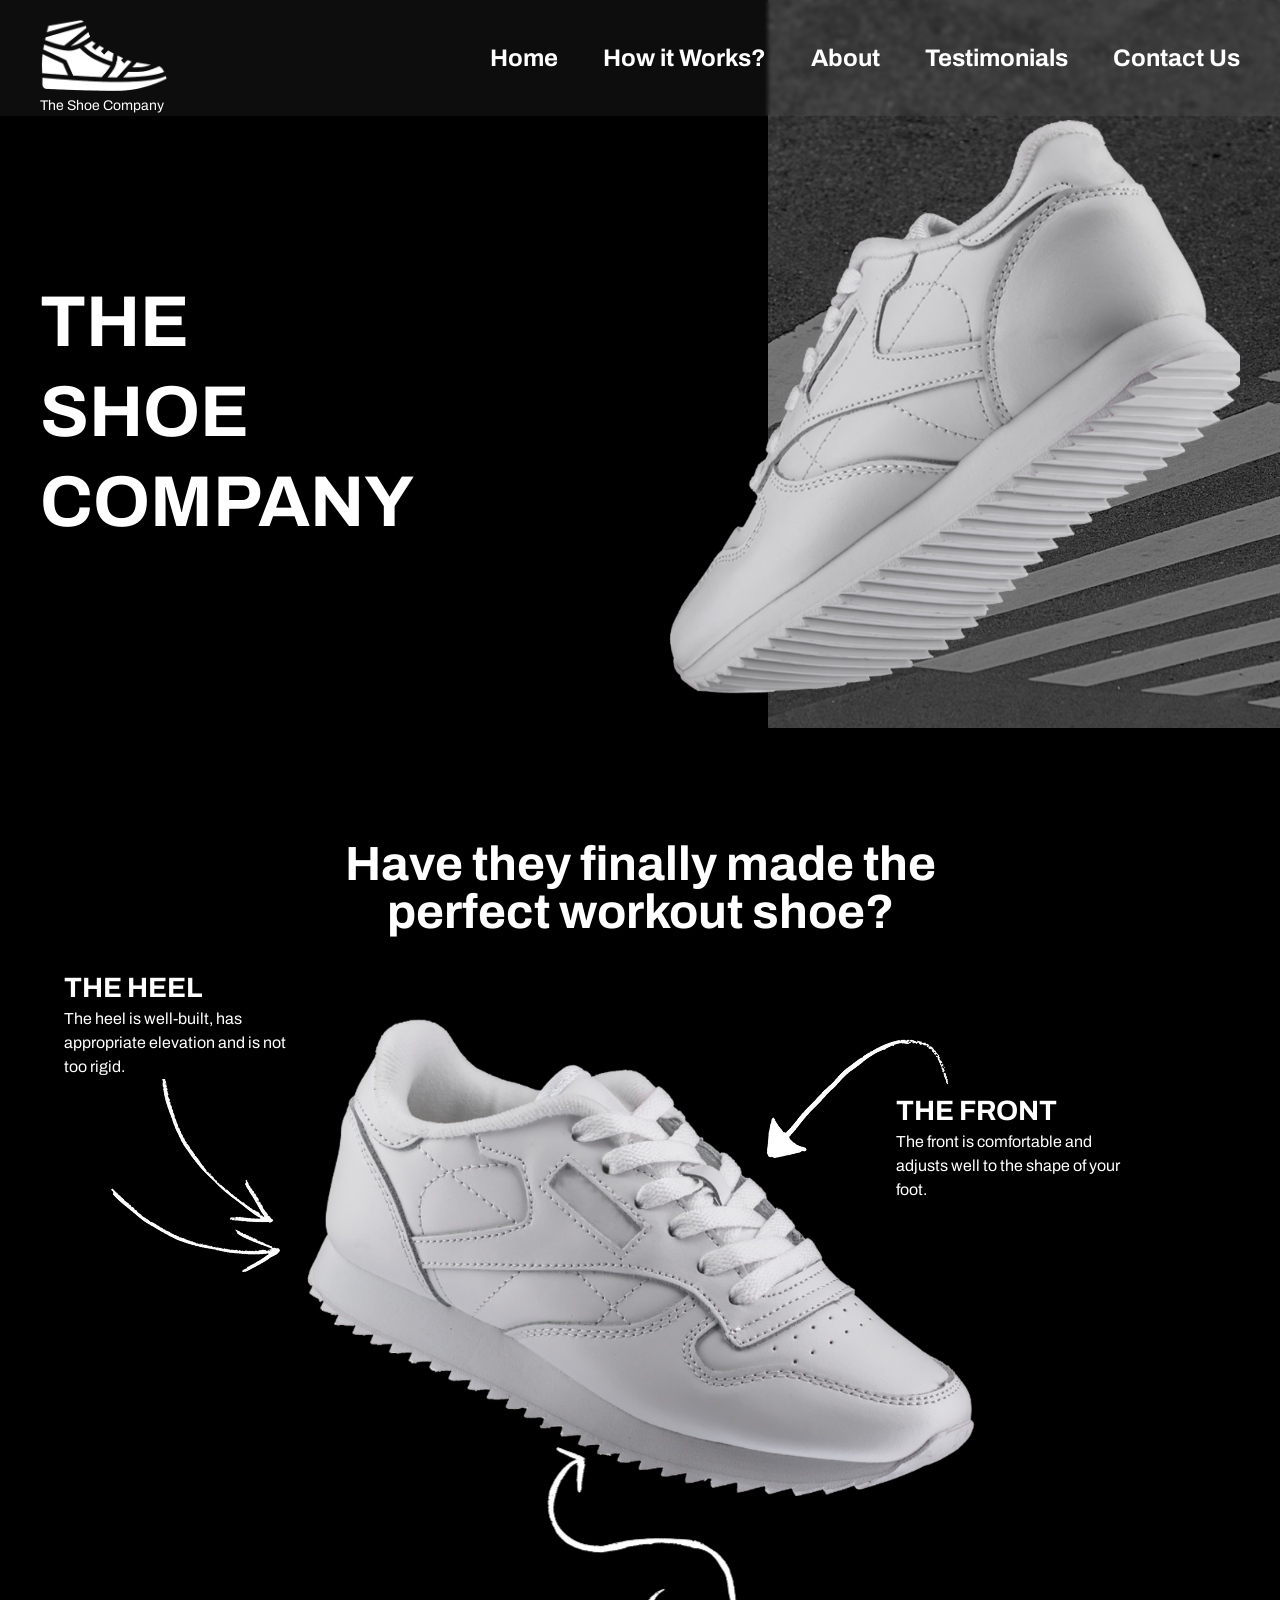
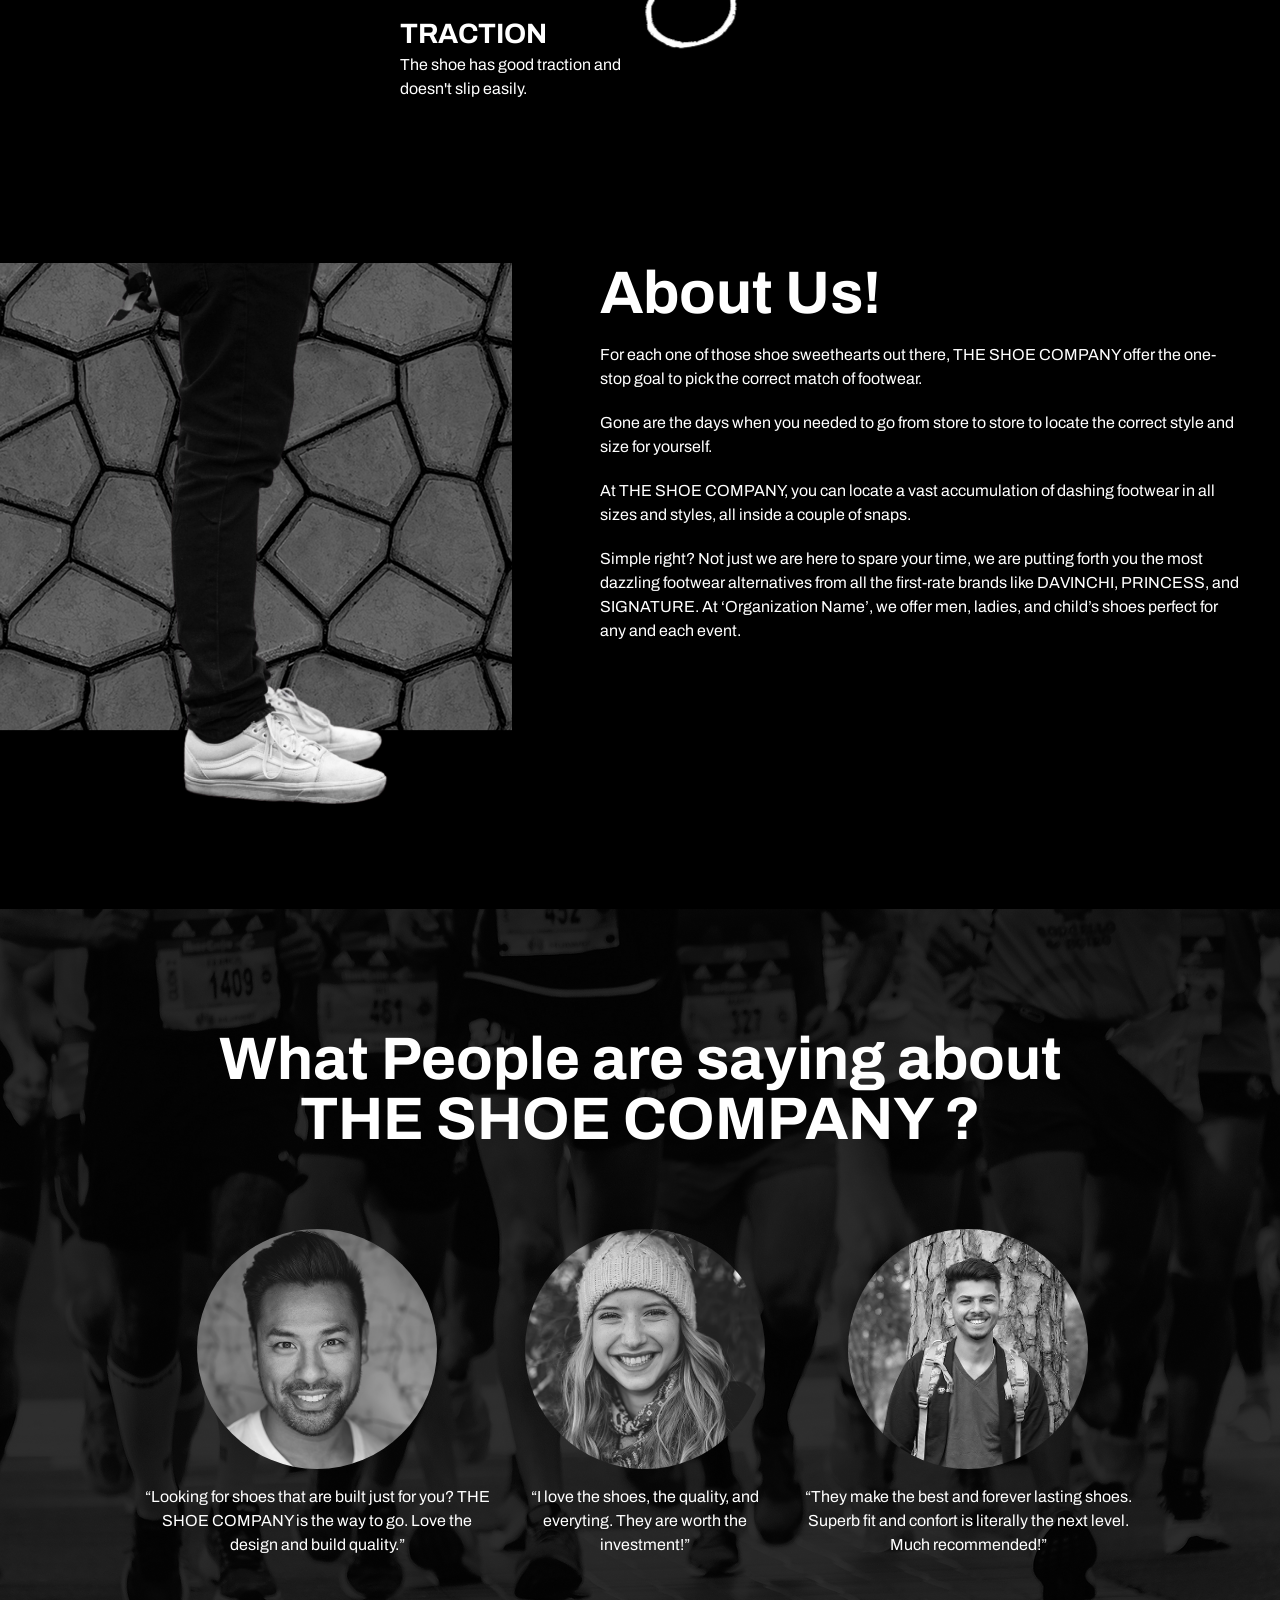
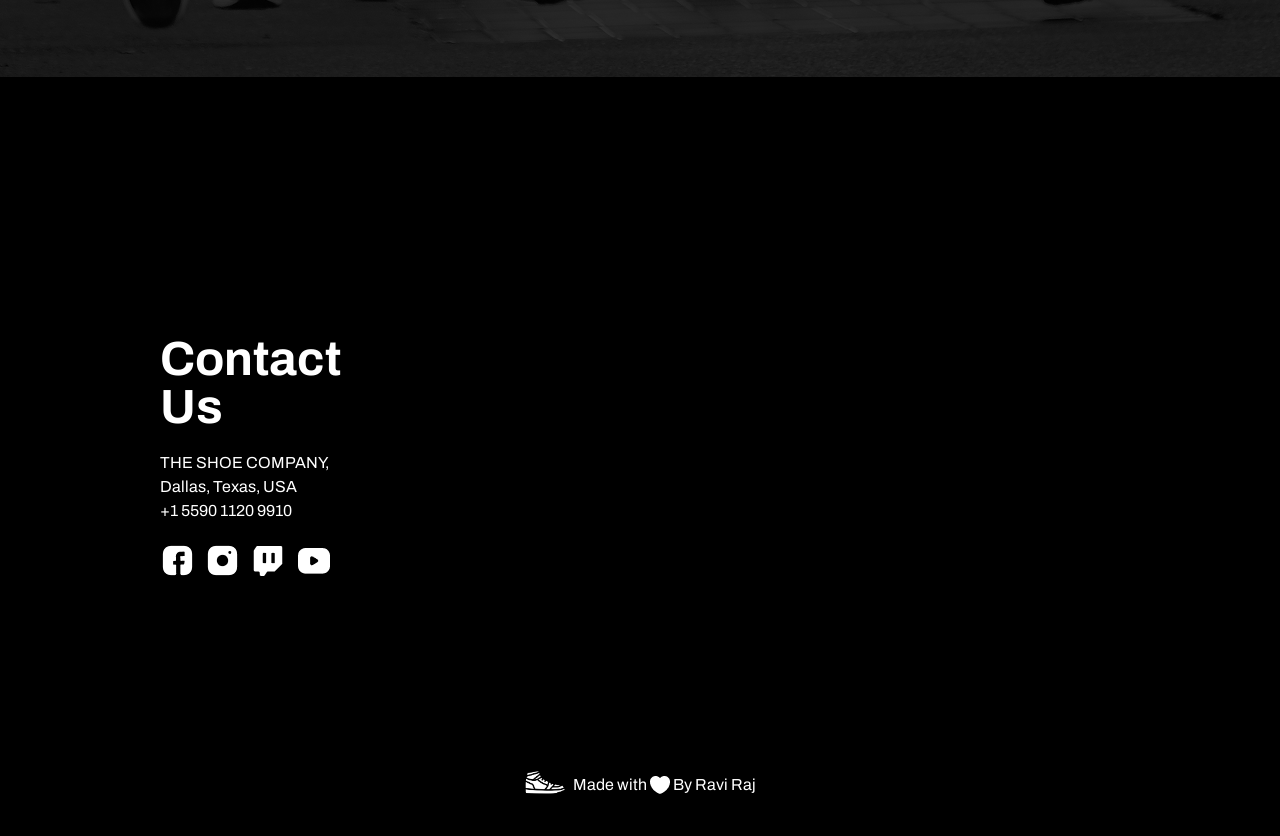
<file: index.html>
<!doctype html>
<html lang="en" class="scroll-smooth">
  <head>
    <meta charset="UTF-8" />
    <meta name="viewport" content="width=device-width, initial-scale=1.0" />
    <title>The Show Company</title>
    <link rel="preconnect" href="https://fonts.googleapis.com" />
    <link rel="preconnect" href="https://fonts.gstatic.com" crossorigin />
    <link
      href="https://fonts.googleapis.com/css2?family=Archivo:wght@100..900&display=swap"
      rel="stylesheet"
    />
    <link href="/output.css" rel="stylesheet" />
    <script src="script.js" defer></script>
  </head>
  <body class="bg-black text-white font-archivo">
    <div
      id="menu-overlay"
      class="fixed inset-0 bg-black/50 z-95 hidden md:hidden transition-opacity duration-300"
    ></div>
    <header
      class="bg-white/5 backdrop-blur-[2px] px-5 md:px-10 w-full max-w-380 left-1/2 -translate-x-1/2 flex items-center justify-between fixed z-100"
    >
      <a href="#">
        <img
          class="w-28 lg:w-32"
          src="/assets/shoe-company-logo 1.png"
          alt="shoe-logo"
        />
        <p class="text-xs -mt-6 text-white w-max lg:text-sm lg:-mt-7">
          The Shoe Company
        </p>
      </a>
      <nav
        id="nav-bar"
        class="absolute z-110 top-2 right-3 md:static bg-[rgba(217,217,217,0.4)] rounded-sm pt-1.5 pb-20 pl-4 pr-8 md:p-0 hidden flex-col gap-1.5 md:bg-transparent md:space-x-4 font-bold md:block text-xl lg:text-2xl lg:space-x-10"
      >
        <button id="back-btn" class="cursor-pointer md:hidden w-max ml-auto">
          <img src="/assets/arrowright.png" alt="back-button" />
        </button>
        <a href="#hero">Home</a>
        <a href="#how-it-works">How it Works?</a>
        <a href="#about">About</a>
        <a href="#testimonials">Testimonials</a>
        <a href="#contact">Contact Us</a>
      </nav>
      <button id="menu-btn" class="cursor-pointer md:hidden p-1">
        <img
          class="cursor-pointer"
          src="/assets/hamburger-icon.png"
          alt="hamburger-icon"
        />
      </button>
    </header>
    <section
      id="hero"
      class="bg-[url(/assets/road.png),url(/assets/background-road-share-1.png)] bg-position-[top,bottom] bg-size-[auto_50%,100%_auto] md:bg-[url(/assets/background-road-share-1.png)] md:bg-contain bg-no-repeat md:bg-right pb-36 md:pb-6 px-5 md:px-10 max-w-380 mx-auto relative z-0"
    >
      <div
        class="flex flex-col pt-30 md:flex-row md:gap-9 max-w-300 mx-auto justify-between md:items-center"
      >
        <h1
          class="font-bold text-4xl/tight md:text-6xl/tight lg:text-7xl/tight"
        >
          THE <br />SHOE <br />COMPANY
        </h1>
        <div class="max-w-xl">
          <img
            class="w-full"
            src="/assets/white-shoe-hero.png"
            alt="white-shoe-image"
          />
        </div>
      </div>
    </section>
    <section
      id="how-it-works"
      class="pt-28 pb-32 md:px-10 max-w-380 mx-auto relative z-0"
    >
      <h2
        class="font-bold text-3xl md:text-5xl max-w-100 md:max-w-150 mx-auto text-center"
      >
        Have they finally made the perfect workout shoe?
      </h2>
      <!-- <div class="max-w-xl xl:max-w-2xl mx-auto pt-60 xl:pt-0 xl:mt-8 relative">
        <img class="w-full max-w-xl xl:max-w-2xl pt-8 rotate-6 xl:rotate-none" src="/assets/white-shoe-how-it-works.png" alt="white-show-image">
        <div class="max-w-50 xl:max-w-60 absolute top-18 xl:top-0 -translate-x-1/4 xl:-translate-x-full">
          <h3 class="text-xl md:text-[28px] font-bold">THE HEEL</h3>
          <p class="text-xs md:text-base">The heel is well-built, has appropriate elevation and is not too rigid.</p>
          <img class="w-32 md:w-auto -ml-6 xl:ml-auto rotate-53 xl:rotate-none" src="/assets/arrow-1.png" alt="arrow-1">
        </div>
        <div class="max-w-50 xl:max-w-60 absolute top-1/5 right-1/20 md:-right-1/10 xl:right-20 xl:translate-x-full">
          <img class="w-32 md:w-auto absolute top-32 xl:-top-14 -right-24 xl:right-0 -translate-x-full rotate-125 xl:rotate-0" src="/assets/arrow-2.png" alt="arrow-2">
          <h3 class="text-xl md:text-[28px] font-bold">THE FRONT</h3>
          <p class="text-xs md:text-base">The front is comfortable and adjusts well to the shape of your foot.</p>
        </div>
        <div class="max-w-50  xl:max-w-60 absolute xl:translate-0 right-1/2 top-[110%] md:-bottom-8">
          <h3 class="text-xl md:text-[28px] font-bold">TRACTION</h3>
          <p class="text-xs md:text-base">The shoe has good traction and doesn't slip easily.</p>
          <img class="w-32 md:w-auto absolute -translate-y-[120%] translate-x-3/5" src="/assets/arrow-3.png" alt="arrow-3">
        </div>
      </div> -->
      <div
        class="max-w-4/5 md:max-w-xl xl:max-w-2xl mx-auto pt-60 xl:pt-0 xl:mt-8 relative"
      >
        <img
          class="w-full max-w-xl xl:max-w-2xl pt-8 rotate-6 xl:rotate-none"
          src="/assets/white-shoe-how-it-works.png"
          alt="white-show-image"
        />
        <div
          class="w-2/5 max-w-50 xl:max-w-60 absolute top-2/10 md:top-18 xl:top-0 -left-1/20 md:left-0 md:-translate-x-1/4 xl:-translate-x-full"
        >
          <h3 class="text-xl md:text-[28px] font-bold">THE HEEL</h3>
          <p class="text-xs md:text-base">
            The heel is well-built, has appropriate elevation and is not too
            rigid.
          </p>
          <img
            class="w-32 md:w-auto -ml-6 xl:ml-auto rotate-53 xl:rotate-none"
            src="/assets/arrow-1.png"
            alt="arrow-1"
          />
        </div>
        <div
          class="w-2/5 max-w-50 xl:max-w-60 absolute top-1/5 right-0 md:-right-1/10 xl:right-20 xl:translate-x-full"
        >
          <img
            class="w-32 md:w-auto absolute top-32 xl:-top-14 -right-24 xl:right-0 -translate-x-full rotate-125 xl:rotate-0"
            src="/assets/arrow-2.png"
            alt="arrow-2"
          />
          <h3 class="text-xl md:text-[28px] font-bold">THE FRONT</h3>
          <p class="text-xs md:text-base">
            The front is comfortable and adjusts well to the shape of your foot.
          </p>
        </div>
        <div
          class="max-w-50 xl:max-w-60 absolute xl:translate-0 right-1/2 top-21/20 md:-bottom-8"
        >
          <h3 class="text-xl md:text-[28px] font-bold">TRACTION</h3>
          <p class="text-xs md:text-base">
            The shoe has good traction and doesn't slip easily.
          </p>
          <img
            class="w-32 md:w-auto absolute -translate-y-[120%] translate-x-3/5"
            src="/assets/arrow-3.png"
            alt="arrow-3"
          />
        </div>
      </div>
    </section>
    <section
      id="about"
      class="pt-24 md:pt-38 flex flex-col md:flex-row md:gap-12 max-w-380 mx-auto pb-20"
    >
      <h2 class="block md:hidden text-6xl font-bold text-center mb-6 md:mb-10">
        About Us!
      </h2>
      <div
        class="w-9/10 mx-auto md:mx-0 md:w-2/5 bg-[url(/assets/about-us-background.png)] bg-no-repeat shrink-0"
      >
        <img
          class="w-full max-w-85 mx-auto"
          src="/assets/about-shoe-company.png"
          alt="men's lower body"
        />
      </div>
      <div class="space-y-5 max-w-2xl mx-auto px-4">
        <h2 class="hidden md:block text-6xl font-bold">About Us!</h2>
        <p>
          For each one of those shoe sweethearts out there, THE SHOE COMPANY
          offer the one-stop goal to pick the correct match of footwear.
        </p>
        <p>
          Gone are the days when you needed to go from store to store to locate
          the correct style and size for yourself.
        </p>
        <p>
          At THE SHOE COMPANY, you can locate a vast accumulation of dashing
          footwear in all sizes and styles, all inside a couple of snaps.
        </p>
        <p>
          Simple right? Not just we are here to spare your time, we are putting
          forth you the most dazzling footwear alternatives from all the
          first-rate brands like DAVINCHI, PRINCESS, and SIGNATURE. At
          ‘Organization Name’, we offer men, ladies, and child’s shoes perfect
          for any and each event.
        </p>
      </div>
    </section>
    <section
      id="testimonials"
      class="bg-[url(/assets/miguel-a-amutio-QDv-uBc-poY-unsplash.png)] max-w-380 mx-auto px-4 py-8 md:py-30"
    >
      <h2
        class="font-bold text-3xl md:text-5xl lg:text-6xl text-center max-w-4xl mx-auto"
      >
        What People are saying about THE SHOE COMPANY ?
      </h2>
      <div
        class="mt-10 md:mt-20 flex flex-col md:flex-row gap-8 items-center md:items-start md:justify-between max-w-9/10 lg:max-w-4/5 mx-auto text-[14px] lg:text-base text-center"
      >
        <div
          class="max-w-90 transform transition-transform duration-300 hover:scale-110 space-y-4"
        >
          <div
            class="w-50 h-50 lg:w-60 lg:h-60 mx-auto rounded-full overflow-hidden"
          >
            <img
              src="/assets/joseph-gonzalez-iFgRcqHznqg-unsplash.png"
              alt="philipp-lansing"
            />
          </div>
          <p>
            “Looking for shoes that are built just for you? THE SHOE COMPANY is
            the way to go. Love the design and build quality.”
          </p>
        </div>
        <div
          class="max-w-90 transform transition-transform duration-300 hover:scale-110 space-y-4"
        >
          <div
            class="w-50 h-50 lg:w-60 lg:h-60 mx-auto rounded-full overflow-hidden"
          >
            <img
              class="scale-115"
              src="/assets/philipp-lansing-aFLksKSpV4I-unsplash.png"
              alt="philipp-lansing"
            />
          </div>
          <p>
            “I love the shoes, the quality, and everyting. They are worth the
            investment!”
          </p>
        </div>
        <div
          class="max-w-90 transform transition-transform duration-300 hover:scale-110 space-y-4"
        >
          <div
            class="w-50 h-50 lg:w-60 lg:h-60 mx-auto rounded-full overflow-hidden"
          >
            <img
              src="/assets/impress-bashyal-_zcd3GxArvM-unsplash.png"
              alt="philipp-lansing"
            />
          </div>
          <p>
            “They make the best and forever lasting shoes. Superb fit and
            confort is literally the next level. Much recommended!”
          </p>
        </div>
      </div>
    </section>
    <section
      id="contact"
      class="bg-black max-w-380 mx-auto px-10 lg:px-16 pt-30 pb-8"
    >
      <div
        class="flex flex-col md:flex-row gap-8 md:gap-4 md:items-center md:justify-between"
      >
        <div class="md:pl-10 lg:pl-24">
          <h2 class="font-bold text-4xl md:text-5xl mb-5">Contact Us</h2>
          <p>THE SHOE COMPANY,</p>
          <p>Dallas, Texas, USA</p>
          <a href="tel:+1 5590 1120 9910">+1 5590 1120 9910</a>
          <div class="flex gap-2.5 mt-5">
            <a href="#"><img src="/assets/facebook.png" alt="facebook" /></a>
            <a href="#"><img src="/assets/instagram.png" alt="instagram" /></a>
            <a href="#"><img src="/assets/twitch.png" alt="twitch" /></a>
            <a href="#"><img src="/assets/youtube.png" alt="youtube" /></a>
          </div>
        </div>
        <div class="w-full">
          <iframe
          class="w-full max-w-xl mx-auto lg:mx-0 lg:ml-auto"
            src="https://www.google.com/maps/embed?pb=!1m18!1m12!1m3!1d429187.3471330541!2d-97.06174976815748!3d32.81807210452364!2m3!1f0!2f0!3f0!3m2!1i1024!2i768!4f13.1!3m3!1m2!1s0x864c19f77b45974b%3A0xb9ec9ba4f647678f!2sDallas%2C%20TX%2C%20USA!5e0!3m2!1sen!2sin!4v1771687740187!5m2!1sen!2sin"
            height="520"
            style="border: 0"
            allowfullscreen=""
            loading="lazy"
            referrerpolicy="no-referrer-when-downgrade"
          ></iframe>
        </div>
      </div>
      <div class="flex items-center max-w gap-2 max-w-max mx-auto mt-12">
        <img class="w-10" src="/assets/shoe-company-logo 1.png" alt="logo" />
        <p>
          Made with
          <img class="inline" src="/assets/Vector.png" alt="white-heart" /> By
          Ravi Raj
        </p>
      </div>
    </section>
  </body>
</html>
</file>
<file: output.css>
/*! tailwindcss v4.1.18 | MIT License | https://tailwindcss.com */
@import url('https://fonts.googleapis.com/css2?family=Archivo:wght@100..900&display=swap');
@layer properties;
@layer theme, base, components, utilities;
@layer theme {
  :root, :host {
    --font-sans: ui-sans-serif, system-ui, sans-serif, "Apple Color Emoji",
      "Segoe UI Emoji", "Segoe UI Symbol", "Noto Color Emoji";
    --font-mono: ui-monospace, SFMono-Regular, Menlo, Monaco, Consolas, "Liberation Mono",
      "Courier New", monospace;
    --color-black: #000;
    --color-white: #fff;
    --spacing: 0.25rem;
    --container-3xs: 16rem;
    --container-xl: 36rem;
    --container-2xl: 42rem;
    --container-3xl: 48rem;
    --container-4xl: 56rem;
    --text-xs: 0.75rem;
    --text-xs--line-height: calc(1 / 0.75);
    --text-sm: 0.875rem;
    --text-sm--line-height: calc(1.25 / 0.875);
    --text-base: 1rem;
    --text-base--line-height: calc(1.5 / 1);
    --text-xl: 1.25rem;
    --text-xl--line-height: calc(1.75 / 1.25);
    --text-2xl: 1.5rem;
    --text-2xl--line-height: calc(2 / 1.5);
    --text-3xl: 1.875rem;
    --text-3xl--line-height: calc(2.25 / 1.875);
    --text-4xl: 2.25rem;
    --text-4xl--line-height: calc(2.5 / 2.25);
    --text-5xl: 3rem;
    --text-5xl--line-height: 1;
    --text-6xl: 3.75rem;
    --text-6xl--line-height: 1;
    --text-7xl: 4.5rem;
    --font-weight-bold: 700;
    --leading-tight: 1.25;
    --radius-sm: 0.25rem;
    --radius-lg: 0.5rem;
    --default-transition-duration: 150ms;
    --default-transition-timing-function: cubic-bezier(0.4, 0, 0.2, 1);
    --default-font-family: var(--font-sans);
    --default-mono-font-family: var(--font-mono);
    --font-archivo: "Archivo", sans-serif;
  }
}
@layer base {
  *, ::after, ::before, ::backdrop, ::file-selector-button {
    box-sizing: border-box;
    margin: 0;
    padding: 0;
    border: 0 solid;
  }
  html, :host {
    line-height: 1.5;
    -webkit-text-size-adjust: 100%;
    tab-size: 4;
    font-family: var(--default-font-family, ui-sans-serif, system-ui, sans-serif, "Apple Color Emoji", "Segoe UI Emoji", "Segoe UI Symbol", "Noto Color Emoji");
    font-feature-settings: var(--default-font-feature-settings, normal);
    font-variation-settings: var(--default-font-variation-settings, normal);
    -webkit-tap-highlight-color: transparent;
  }
  hr {
    height: 0;
    color: inherit;
    border-top-width: 1px;
  }
  abbr:where([title]) {
    -webkit-text-decoration: underline dotted;
    text-decoration: underline dotted;
  }
  h1, h2, h3, h4, h5, h6 {
    font-size: inherit;
    font-weight: inherit;
  }
  a {
    color: inherit;
    -webkit-text-decoration: inherit;
    text-decoration: inherit;
  }
  b, strong {
    font-weight: bolder;
  }
  code, kbd, samp, pre {
    font-family: var(--default-mono-font-family, ui-monospace, SFMono-Regular, Menlo, Monaco, Consolas, "Liberation Mono", "Courier New", monospace);
    font-feature-settings: var(--default-mono-font-feature-settings, normal);
    font-variation-settings: var(--default-mono-font-variation-settings, normal);
    font-size: 1em;
  }
  small {
    font-size: 80%;
  }
  sub, sup {
    font-size: 75%;
    line-height: 0;
    position: relative;
    vertical-align: baseline;
  }
  sub {
    bottom: -0.25em;
  }
  sup {
    top: -0.5em;
  }
  table {
    text-indent: 0;
    border-color: inherit;
    border-collapse: collapse;
  }
  :-moz-focusring {
    outline: auto;
  }
  progress {
    vertical-align: baseline;
  }
  summary {
    display: list-item;
  }
  ol, ul, menu {
    list-style: none;
  }
  img, svg, video, canvas, audio, iframe, embed, object {
    display: block;
    vertical-align: middle;
  }
  img, video {
    max-width: 100%;
    height: auto;
  }
  button, input, select, optgroup, textarea, ::file-selector-button {
    font: inherit;
    font-feature-settings: inherit;
    font-variation-settings: inherit;
    letter-spacing: inherit;
    color: inherit;
    border-radius: 0;
    background-color: transparent;
    opacity: 1;
  }
  :where(select:is([multiple], [size])) optgroup {
    font-weight: bolder;
  }
  :where(select:is([multiple], [size])) optgroup option {
    padding-inline-start: 20px;
  }
  ::file-selector-button {
    margin-inline-end: 4px;
  }
  ::placeholder {
    opacity: 1;
  }
  @supports (not (-webkit-appearance: -apple-pay-button))  or (contain-intrinsic-size: 1px) {
    ::placeholder {
      color: currentcolor;
      @supports (color: color-mix(in lab, red, red)) {
        color: color-mix(in oklab, currentcolor 50%, transparent);
      }
    }
  }
  textarea {
    resize: vertical;
  }
  ::-webkit-search-decoration {
    -webkit-appearance: none;
  }
  ::-webkit-date-and-time-value {
    min-height: 1lh;
    text-align: inherit;
  }
  ::-webkit-datetime-edit {
    display: inline-flex;
  }
  ::-webkit-datetime-edit-fields-wrapper {
    padding: 0;
  }
  ::-webkit-datetime-edit, ::-webkit-datetime-edit-year-field, ::-webkit-datetime-edit-month-field, ::-webkit-datetime-edit-day-field, ::-webkit-datetime-edit-hour-field, ::-webkit-datetime-edit-minute-field, ::-webkit-datetime-edit-second-field, ::-webkit-datetime-edit-millisecond-field, ::-webkit-datetime-edit-meridiem-field {
    padding-block: 0;
  }
  ::-webkit-calendar-picker-indicator {
    line-height: 1;
  }
  :-moz-ui-invalid {
    box-shadow: none;
  }
  button, input:where([type="button"], [type="reset"], [type="submit"]), ::file-selector-button {
    appearance: button;
  }
  ::-webkit-inner-spin-button, ::-webkit-outer-spin-button {
    height: auto;
  }
  [hidden]:where(:not([hidden="until-found"])) {
    display: none !important;
  }
}
@layer utilities {
  .absolute {
    position: absolute;
  }
  .fixed {
    position: fixed;
  }
  .relative {
    position: relative;
  }
  .inset-0 {
    inset: calc(var(--spacing) * 0);
  }
  .top-1 {
    top: calc(var(--spacing) * 1);
  }
  .top-1\/5 {
    top: calc(1/5 * 100%);
  }
  .top-2 {
    top: calc(var(--spacing) * 2);
  }
  .top-2\/10 {
    top: calc(2/10 * 100%);
  }
  .top-18 {
    top: calc(var(--spacing) * 18);
  }
  .top-21 {
    top: calc(var(--spacing) * 21);
  }
  .top-21\/20 {
    top: calc(21/20 * 100%);
  }
  .top-32 {
    top: calc(var(--spacing) * 32);
  }
  .top-\[110\%\] {
    top: 110%;
  }
  .-right-24 {
    right: calc(var(--spacing) * -24);
  }
  .right-0 {
    right: calc(var(--spacing) * 0);
  }
  .right-1 {
    right: calc(var(--spacing) * 1);
  }
  .right-1\/2 {
    right: calc(1/2 * 100%);
  }
  .right-1\/20 {
    right: calc(1/20 * 100%);
  }
  .right-3 {
    right: calc(var(--spacing) * 3);
  }
  .-left-1 {
    left: calc(var(--spacing) * -1);
  }
  .-left-1\/20 {
    left: calc(calc(1/20 * 100%) * -1);
  }
  .left-1 {
    left: calc(var(--spacing) * 1);
  }
  .left-1\/2 {
    left: calc(1/2 * 100%);
  }
  .z-0 {
    z-index: 0;
  }
  .z-95 {
    z-index: 95;
  }
  .z-100 {
    z-index: 100;
  }
  .z-110 {
    z-index: 110;
  }
  .mx-auto {
    margin-inline: auto;
  }
  .-mt-6 {
    margin-top: calc(var(--spacing) * -6);
  }
  .mt-1 {
    margin-top: calc(var(--spacing) * 1);
  }
  .mt-5 {
    margin-top: calc(var(--spacing) * 5);
  }
  .mt-10 {
    margin-top: calc(var(--spacing) * 10);
  }
  .mt-12 {
    margin-top: calc(var(--spacing) * 12);
  }
  .mt-16 {
    margin-top: calc(var(--spacing) * 16);
  }
  .mb-5 {
    margin-bottom: calc(var(--spacing) * 5);
  }
  .mb-6 {
    margin-bottom: calc(var(--spacing) * 6);
  }
  .-ml-6 {
    margin-left: calc(var(--spacing) * -6);
  }
  .ml-auto {
    margin-left: auto;
  }
  .block {
    display: block;
  }
  .flex {
    display: flex;
  }
  .hidden {
    display: none;
  }
  .inline {
    display: inline;
  }
  .table {
    display: table;
  }
  .h-50 {
    height: calc(var(--spacing) * 50);
  }
  .w-2 {
    width: calc(var(--spacing) * 2);
  }
  .w-2\/5 {
    width: calc(2/5 * 100%);
  }
  .w-9 {
    width: calc(var(--spacing) * 9);
  }
  .w-9\/10 {
    width: calc(9/10 * 100%);
  }
  .w-10 {
    width: calc(var(--spacing) * 10);
  }
  .w-28 {
    width: calc(var(--spacing) * 28);
  }
  .w-32 {
    width: calc(var(--spacing) * 32);
  }
  .w-50 {
    width: calc(var(--spacing) * 50);
  }
  .w-full {
    width: 100%;
  }
  .w-max {
    width: max-content;
  }
  .max-w-2xl {
    max-width: var(--container-2xl);
  }
  .max-w-4 {
    max-width: calc(var(--spacing) * 4);
  }
  .max-w-4\/5 {
    max-width: calc(4/5 * 100%);
  }
  .max-w-4xl {
    max-width: var(--container-4xl);
  }
  .max-w-9 {
    max-width: calc(var(--spacing) * 9);
  }
  .max-w-9\/10 {
    max-width: calc(9/10 * 100%);
  }
  .max-w-50 {
    max-width: calc(var(--spacing) * 50);
  }
  .max-w-80 {
    max-width: calc(var(--spacing) * 80);
  }
  .max-w-85 {
    max-width: calc(var(--spacing) * 85);
  }
  .max-w-90 {
    max-width: calc(var(--spacing) * 90);
  }
  .max-w-100 {
    max-width: calc(var(--spacing) * 100);
  }
  .max-w-110 {
    max-width: calc(var(--spacing) * 110);
  }
  .max-w-120 {
    max-width: calc(var(--spacing) * 120);
  }
  .max-w-130 {
    max-width: calc(var(--spacing) * 130);
  }
  .max-w-140 {
    max-width: calc(var(--spacing) * 140);
  }
  .max-w-300 {
    max-width: calc(var(--spacing) * 300);
  }
  .max-w-380 {
    max-width: calc(var(--spacing) * 380);
  }
  .max-w-max {
    max-width: max-content;
  }
  .max-w-xl {
    max-width: var(--container-xl);
  }
  .flex-shrink {
    flex-shrink: 1;
  }
  .shrink-0 {
    flex-shrink: 0;
  }
  .border-collapse {
    border-collapse: collapse;
  }
  .-translate-x-1 {
    --tw-translate-x: calc(var(--spacing) * -1);
    translate: var(--tw-translate-x) var(--tw-translate-y);
  }
  .-translate-x-1\/2 {
    --tw-translate-x: calc(calc(1/2 * 100%) * -1);
    translate: var(--tw-translate-x) var(--tw-translate-y);
  }
  .-translate-x-1\/4 {
    --tw-translate-x: calc(calc(1/4 * 100%) * -1);
    translate: var(--tw-translate-x) var(--tw-translate-y);
  }
  .-translate-x-full {
    --tw-translate-x: -100%;
    translate: var(--tw-translate-x) var(--tw-translate-y);
  }
  .translate-x-3 {
    --tw-translate-x: calc(var(--spacing) * 3);
    translate: var(--tw-translate-x) var(--tw-translate-y);
  }
  .translate-x-3\/5 {
    --tw-translate-x: calc(3/5 * 100%);
    translate: var(--tw-translate-x) var(--tw-translate-y);
  }
  .-translate-y-\[120\%\] {
    --tw-translate-y: calc(120% * -1);
    translate: var(--tw-translate-x) var(--tw-translate-y);
  }
  .scale-115 {
    --tw-scale-x: 115%;
    --tw-scale-y: 115%;
    --tw-scale-z: 115%;
    scale: var(--tw-scale-x) var(--tw-scale-y);
  }
  .rotate-6 {
    rotate: 6deg;
  }
  .rotate-53 {
    rotate: 53deg;
  }
  .rotate-125 {
    rotate: 125deg;
  }
  .transform {
    transform: var(--tw-rotate-x,) var(--tw-rotate-y,) var(--tw-rotate-z,) var(--tw-skew-x,) var(--tw-skew-y,);
  }
  .cursor-pointer {
    cursor: pointer;
  }
  .resize {
    resize: both;
  }
  .flex-col {
    flex-direction: column;
  }
  .items-center {
    align-items: center;
  }
  .justify-between {
    justify-content: space-between;
  }
  .gap-1 {
    gap: calc(var(--spacing) * 1);
  }
  .gap-1\.5 {
    gap: calc(var(--spacing) * 1.5);
  }
  .gap-2 {
    gap: calc(var(--spacing) * 2);
  }
  .gap-2\.5 {
    gap: calc(var(--spacing) * 2.5);
  }
  .gap-4 {
    gap: calc(var(--spacing) * 4);
  }
  .gap-8 {
    gap: calc(var(--spacing) * 8);
  }
  .space-y-4 {
    :where(& > :not(:last-child)) {
      --tw-space-y-reverse: 0;
      margin-block-start: calc(calc(var(--spacing) * 4) * var(--tw-space-y-reverse));
      margin-block-end: calc(calc(var(--spacing) * 4) * calc(1 - var(--tw-space-y-reverse)));
    }
  }
  .space-y-5 {
    :where(& > :not(:last-child)) {
      --tw-space-y-reverse: 0;
      margin-block-start: calc(calc(var(--spacing) * 5) * var(--tw-space-y-reverse));
      margin-block-end: calc(calc(var(--spacing) * 5) * calc(1 - var(--tw-space-y-reverse)));
    }
  }
  .overflow-hidden {
    overflow: hidden;
  }
  .scroll-smooth {
    scroll-behavior: smooth;
  }
  .rounded-full {
    border-radius: calc(infinity * 1px);
  }
  .rounded-sm {
    border-radius: var(--radius-sm);
  }
  .border {
    border-style: var(--tw-border-style);
    border-width: 1px;
  }
  .bg-\[rgba\(217\,217\,217\,0\.4\)\] {
    background-color: rgba(217,217,217,0.4);
  }
  .bg-black {
    background-color: var(--color-black);
  }
  .bg-black\/50 {
    background-color: color-mix(in srgb, #000 50%, transparent);
    @supports (color: color-mix(in lab, red, red)) {
      background-color: color-mix(in oklab, var(--color-black) 50%, transparent);
    }
  }
  .bg-white {
    background-color: var(--color-white);
  }
  .bg-white\/5 {
    background-color: color-mix(in srgb, #fff 5%, transparent);
    @supports (color: color-mix(in lab, red, red)) {
      background-color: color-mix(in oklab, var(--color-white) 5%, transparent);
    }
  }
  .bg-\[url\(\/assets\/about-us-background\.png\)\] {
    background-image: url(/assets/about-us-background.png);
  }
  .bg-\[url\(\/assets\/miguel-a-amutio-QDv-uBc-poY-unsplash\.png\)\] {
    background-image: url(/assets/miguel-a-amutio-QDv-uBc-poY-unsplash.png);
  }
  .bg-\[url\(\/assets\/road\.png\)\,url\(\/assets\/background-road-share-1\.png\)\] {
    background-image: url(/assets/road.png),url(/assets/background-road-share-1.png);
  }
  .bg-size-\[auto_50\%\,100\%_auto\] {
    background-size: auto 50%,100% auto;
  }
  .bg-position-\[top\,bottom\] {
    background-position: top,bottom;
  }
  .bg-no-repeat {
    background-repeat: no-repeat;
  }
  .p-1 {
    padding: calc(var(--spacing) * 1);
  }
  .p-24 {
    padding: calc(var(--spacing) * 24);
  }
  .px-4 {
    padding-inline: calc(var(--spacing) * 4);
  }
  .px-5 {
    padding-inline: calc(var(--spacing) * 5);
  }
  .px-10 {
    padding-inline: calc(var(--spacing) * 10);
  }
  .px-16 {
    padding-inline: calc(var(--spacing) * 16);
  }
  .py-8 {
    padding-block: calc(var(--spacing) * 8);
  }
  .py-24 {
    padding-block: calc(var(--spacing) * 24);
  }
  .pt-1 {
    padding-top: calc(var(--spacing) * 1);
  }
  .pt-1\.5 {
    padding-top: calc(var(--spacing) * 1.5);
  }
  .pt-8 {
    padding-top: calc(var(--spacing) * 8);
  }
  .pt-24 {
    padding-top: calc(var(--spacing) * 24);
  }
  .pt-28 {
    padding-top: calc(var(--spacing) * 28);
  }
  .pt-30 {
    padding-top: calc(var(--spacing) * 30);
  }
  .pt-60 {
    padding-top: calc(var(--spacing) * 60);
  }
  .pr-8 {
    padding-right: calc(var(--spacing) * 8);
  }
  .pb-8 {
    padding-bottom: calc(var(--spacing) * 8);
  }
  .pb-20 {
    padding-bottom: calc(var(--spacing) * 20);
  }
  .pb-32 {
    padding-bottom: calc(var(--spacing) * 32);
  }
  .pb-36 {
    padding-bottom: calc(var(--spacing) * 36);
  }
  .pl-4 {
    padding-left: calc(var(--spacing) * 4);
  }
  .pl-10 {
    padding-left: calc(var(--spacing) * 10);
  }
  .pl-16 {
    padding-left: calc(var(--spacing) * 16);
  }
  .pl-20 {
    padding-left: calc(var(--spacing) * 20);
  }
  .pl-24 {
    padding-left: calc(var(--spacing) * 24);
  }
  .text-center {
    text-align: center;
  }
  .font-archivo {
    font-family: var(--font-archivo);
  }
  .text-3xl {
    font-size: var(--text-3xl);
    line-height: var(--tw-leading, var(--text-3xl--line-height));
  }
  .text-4xl {
    font-size: var(--text-4xl);
    line-height: var(--tw-leading, var(--text-4xl--line-height));
  }
  .text-4xl\/tight {
    font-size: var(--text-4xl);
    line-height: var(--leading-tight);
  }
  .text-5xl {
    font-size: var(--text-5xl);
    line-height: var(--tw-leading, var(--text-5xl--line-height));
  }
  .text-6xl {
    font-size: var(--text-6xl);
    line-height: var(--tw-leading, var(--text-6xl--line-height));
  }
  .text-xl {
    font-size: var(--text-xl);
    line-height: var(--tw-leading, var(--text-xl--line-height));
  }
  .text-xs {
    font-size: var(--text-xs);
    line-height: var(--tw-leading, var(--text-xs--line-height));
  }
  .text-\[14px\] {
    font-size: 14px;
  }
  .font-bold {
    --tw-font-weight: var(--font-weight-bold);
    font-weight: var(--font-weight-bold);
  }
  .text-white {
    color: var(--color-white);
  }
  .underline {
    text-decoration-line: underline;
  }
  .outline {
    outline-style: var(--tw-outline-style);
    outline-width: 1px;
  }
  .backdrop-blur-\[2px\] {
    --tw-backdrop-blur: blur(2px);
    -webkit-backdrop-filter: var(--tw-backdrop-blur,) var(--tw-backdrop-brightness,) var(--tw-backdrop-contrast,) var(--tw-backdrop-grayscale,) var(--tw-backdrop-hue-rotate,) var(--tw-backdrop-invert,) var(--tw-backdrop-opacity,) var(--tw-backdrop-saturate,) var(--tw-backdrop-sepia,);
    backdrop-filter: var(--tw-backdrop-blur,) var(--tw-backdrop-brightness,) var(--tw-backdrop-contrast,) var(--tw-backdrop-grayscale,) var(--tw-backdrop-hue-rotate,) var(--tw-backdrop-invert,) var(--tw-backdrop-opacity,) var(--tw-backdrop-saturate,) var(--tw-backdrop-sepia,);
  }
  .backdrop-filter {
    -webkit-backdrop-filter: var(--tw-backdrop-blur,) var(--tw-backdrop-brightness,) var(--tw-backdrop-contrast,) var(--tw-backdrop-grayscale,) var(--tw-backdrop-hue-rotate,) var(--tw-backdrop-invert,) var(--tw-backdrop-opacity,) var(--tw-backdrop-saturate,) var(--tw-backdrop-sepia,);
    backdrop-filter: var(--tw-backdrop-blur,) var(--tw-backdrop-brightness,) var(--tw-backdrop-contrast,) var(--tw-backdrop-grayscale,) var(--tw-backdrop-hue-rotate,) var(--tw-backdrop-invert,) var(--tw-backdrop-opacity,) var(--tw-backdrop-saturate,) var(--tw-backdrop-sepia,);
  }
  .transition-opacity {
    transition-property: opacity;
    transition-timing-function: var(--tw-ease, var(--default-transition-timing-function));
    transition-duration: var(--tw-duration, var(--default-transition-duration));
  }
  .transition-transform {
    transition-property: transform, translate, scale, rotate;
    transition-timing-function: var(--tw-ease, var(--default-transition-timing-function));
    transition-duration: var(--tw-duration, var(--default-transition-duration));
  }
  .duration-300 {
    --tw-duration: 300ms;
    transition-duration: 300ms;
  }
  .hover\:scale-110 {
    &:hover {
      @media (hover: hover) {
        --tw-scale-x: 110%;
        --tw-scale-y: 110%;
        --tw-scale-z: 110%;
        scale: var(--tw-scale-x) var(--tw-scale-y);
      }
    }
  }
  .md\:static {
    @media (width >= 48rem) {
      position: static;
    }
  }
  .md\:top-18 {
    @media (width >= 48rem) {
      top: calc(var(--spacing) * 18);
    }
  }
  .md\:-right-1\/10 {
    @media (width >= 48rem) {
      right: calc(calc(1/10 * 100%) * -1);
    }
  }
  .md\:-bottom-8 {
    @media (width >= 48rem) {
      bottom: calc(var(--spacing) * -8);
    }
  }
  .md\:left-0 {
    @media (width >= 48rem) {
      left: calc(var(--spacing) * 0);
    }
  }
  .md\:mx-0 {
    @media (width >= 48rem) {
      margin-inline: calc(var(--spacing) * 0);
    }
  }
  .md\:mt-20 {
    @media (width >= 48rem) {
      margin-top: calc(var(--spacing) * 20);
    }
  }
  .md\:mb-10 {
    @media (width >= 48rem) {
      margin-bottom: calc(var(--spacing) * 10);
    }
  }
  .md\:block {
    @media (width >= 48rem) {
      display: block;
    }
  }
  .md\:hidden {
    @media (width >= 48rem) {
      display: none;
    }
  }
  .md\:w-2\/5 {
    @media (width >= 48rem) {
      width: calc(2/5 * 100%);
    }
  }
  .md\:w-auto {
    @media (width >= 48rem) {
      width: auto;
    }
  }
  .md\:max-w-150 {
    @media (width >= 48rem) {
      max-width: calc(var(--spacing) * 150);
    }
  }
  .md\:max-w-xl {
    @media (width >= 48rem) {
      max-width: var(--container-xl);
    }
  }
  .md\:-translate-x-1\/4 {
    @media (width >= 48rem) {
      --tw-translate-x: calc(calc(1/4 * 100%) * -1);
      translate: var(--tw-translate-x) var(--tw-translate-y);
    }
  }
  .md\:flex-row {
    @media (width >= 48rem) {
      flex-direction: row;
    }
  }
  .md\:items-center {
    @media (width >= 48rem) {
      align-items: center;
    }
  }
  .md\:items-start {
    @media (width >= 48rem) {
      align-items: flex-start;
    }
  }
  .md\:justify-between {
    @media (width >= 48rem) {
      justify-content: space-between;
    }
  }
  .md\:gap-4 {
    @media (width >= 48rem) {
      gap: calc(var(--spacing) * 4);
    }
  }
  .md\:gap-9 {
    @media (width >= 48rem) {
      gap: calc(var(--spacing) * 9);
    }
  }
  .md\:gap-12 {
    @media (width >= 48rem) {
      gap: calc(var(--spacing) * 12);
    }
  }
  .md\:space-x-4 {
    @media (width >= 48rem) {
      :where(& > :not(:last-child)) {
        --tw-space-x-reverse: 0;
        margin-inline-start: calc(calc(var(--spacing) * 4) * var(--tw-space-x-reverse));
        margin-inline-end: calc(calc(var(--spacing) * 4) * calc(1 - var(--tw-space-x-reverse)));
      }
    }
  }
  .md\:bg-transparent {
    @media (width >= 48rem) {
      background-color: transparent;
    }
  }
  .md\:bg-\[url\(\/assets\/background-road-share-1\.png\)\] {
    @media (width >= 48rem) {
      background-image: url(/assets/background-road-share-1.png);
    }
  }
  .md\:bg-contain {
    @media (width >= 48rem) {
      background-size: contain;
    }
  }
  .md\:bg-right {
    @media (width >= 48rem) {
      background-position: right;
    }
  }
  .md\:p-0 {
    @media (width >= 48rem) {
      padding: calc(var(--spacing) * 0);
    }
  }
  .md\:px-10 {
    @media (width >= 48rem) {
      padding-inline: calc(var(--spacing) * 10);
    }
  }
  .md\:py-30 {
    @media (width >= 48rem) {
      padding-block: calc(var(--spacing) * 30);
    }
  }
  .md\:pt-38 {
    @media (width >= 48rem) {
      padding-top: calc(var(--spacing) * 38);
    }
  }
  .md\:pb-6 {
    @media (width >= 48rem) {
      padding-bottom: calc(var(--spacing) * 6);
    }
  }
  .md\:pl-10 {
    @media (width >= 48rem) {
      padding-left: calc(var(--spacing) * 10);
    }
  }
  .md\:text-5xl {
    @media (width >= 48rem) {
      font-size: var(--text-5xl);
      line-height: var(--tw-leading, var(--text-5xl--line-height));
    }
  }
  .md\:text-6xl\/tight {
    @media (width >= 48rem) {
      font-size: var(--text-6xl);
      line-height: var(--leading-tight);
    }
  }
  .md\:text-base {
    @media (width >= 48rem) {
      font-size: var(--text-base);
      line-height: var(--tw-leading, var(--text-base--line-height));
    }
  }
  .md\:text-\[28px\] {
    @media (width >= 48rem) {
      font-size: 28px;
    }
  }
  .lg\:mx-0 {
    @media (width >= 64rem) {
      margin-inline: calc(var(--spacing) * 0);
    }
  }
  .lg\:-mt-7 {
    @media (width >= 64rem) {
      margin-top: calc(var(--spacing) * -7);
    }
  }
  .lg\:ml-auto {
    @media (width >= 64rem) {
      margin-left: auto;
    }
  }
  .lg\:h-60 {
    @media (width >= 64rem) {
      height: calc(var(--spacing) * 60);
    }
  }
  .lg\:w-32 {
    @media (width >= 64rem) {
      width: calc(var(--spacing) * 32);
    }
  }
  .lg\:w-60 {
    @media (width >= 64rem) {
      width: calc(var(--spacing) * 60);
    }
  }
  .lg\:max-w-4\/5 {
    @media (width >= 64rem) {
      max-width: calc(4/5 * 100%);
    }
  }
  .lg\:space-x-10 {
    @media (width >= 64rem) {
      :where(& > :not(:last-child)) {
        --tw-space-x-reverse: 0;
        margin-inline-start: calc(calc(var(--spacing) * 10) * var(--tw-space-x-reverse));
        margin-inline-end: calc(calc(var(--spacing) * 10) * calc(1 - var(--tw-space-x-reverse)));
      }
    }
  }
  .lg\:px-16 {
    @media (width >= 64rem) {
      padding-inline: calc(var(--spacing) * 16);
    }
  }
  .lg\:pl-24 {
    @media (width >= 64rem) {
      padding-left: calc(var(--spacing) * 24);
    }
  }
  .lg\:text-2xl {
    @media (width >= 64rem) {
      font-size: var(--text-2xl);
      line-height: var(--tw-leading, var(--text-2xl--line-height));
    }
  }
  .lg\:text-6xl {
    @media (width >= 64rem) {
      font-size: var(--text-6xl);
      line-height: var(--tw-leading, var(--text-6xl--line-height));
    }
  }
  .lg\:text-7xl\/tight {
    @media (width >= 64rem) {
      font-size: var(--text-7xl);
      line-height: var(--leading-tight);
    }
  }
  .lg\:text-base {
    @media (width >= 64rem) {
      font-size: var(--text-base);
      line-height: var(--tw-leading, var(--text-base--line-height));
    }
  }
  .lg\:text-sm {
    @media (width >= 64rem) {
      font-size: var(--text-sm);
      line-height: var(--tw-leading, var(--text-sm--line-height));
    }
  }
  .xl\:-top-14 {
    @media (width >= 80rem) {
      top: calc(var(--spacing) * -14);
    }
  }
  .xl\:top-0 {
    @media (width >= 80rem) {
      top: calc(var(--spacing) * 0);
    }
  }
  .xl\:right-0 {
    @media (width >= 80rem) {
      right: calc(var(--spacing) * 0);
    }
  }
  .xl\:right-20 {
    @media (width >= 80rem) {
      right: calc(var(--spacing) * 20);
    }
  }
  .xl\:mt-8 {
    @media (width >= 80rem) {
      margin-top: calc(var(--spacing) * 8);
    }
  }
  .xl\:ml-auto {
    @media (width >= 80rem) {
      margin-left: auto;
    }
  }
  .xl\:max-w-2xl {
    @media (width >= 80rem) {
      max-width: var(--container-2xl);
    }
  }
  .xl\:max-w-60 {
    @media (width >= 80rem) {
      max-width: calc(var(--spacing) * 60);
    }
  }
  .xl\:translate-0 {
    @media (width >= 80rem) {
      --tw-translate-x: calc(var(--spacing) * 0);
      --tw-translate-y: calc(var(--spacing) * 0);
      translate: var(--tw-translate-x) var(--tw-translate-y);
    }
  }
  .xl\:-translate-x-full {
    @media (width >= 80rem) {
      --tw-translate-x: -100%;
      translate: var(--tw-translate-x) var(--tw-translate-y);
    }
  }
  .xl\:translate-x-full {
    @media (width >= 80rem) {
      --tw-translate-x: 100%;
      translate: var(--tw-translate-x) var(--tw-translate-y);
    }
  }
  .xl\:rotate-0 {
    @media (width >= 80rem) {
      rotate: 0deg;
    }
  }
  .xl\:rotate-none {
    @media (width >= 80rem) {
      rotate: none;
    }
  }
  .xl\:pt-0 {
    @media (width >= 80rem) {
      padding-top: calc(var(--spacing) * 0);
    }
  }
}
@property --tw-translate-x {
  syntax: "*";
  inherits: false;
  initial-value: 0;
}
@property --tw-translate-y {
  syntax: "*";
  inherits: false;
  initial-value: 0;
}
@property --tw-translate-z {
  syntax: "*";
  inherits: false;
  initial-value: 0;
}
@property --tw-scale-x {
  syntax: "*";
  inherits: false;
  initial-value: 1;
}
@property --tw-scale-y {
  syntax: "*";
  inherits: false;
  initial-value: 1;
}
@property --tw-scale-z {
  syntax: "*";
  inherits: false;
  initial-value: 1;
}
@property --tw-rotate-x {
  syntax: "*";
  inherits: false;
}
@property --tw-rotate-y {
  syntax: "*";
  inherits: false;
}
@property --tw-rotate-z {
  syntax: "*";
  inherits: false;
}
@property --tw-skew-x {
  syntax: "*";
  inherits: false;
}
@property --tw-skew-y {
  syntax: "*";
  inherits: false;
}
@property --tw-space-y-reverse {
  syntax: "*";
  inherits: false;
  initial-value: 0;
}
@property --tw-border-style {
  syntax: "*";
  inherits: false;
  initial-value: solid;
}
@property --tw-font-weight {
  syntax: "*";
  inherits: false;
}
@property --tw-outline-style {
  syntax: "*";
  inherits: false;
  initial-value: solid;
}
@property --tw-backdrop-blur {
  syntax: "*";
  inherits: false;
}
@property --tw-backdrop-brightness {
  syntax: "*";
  inherits: false;
}
@property --tw-backdrop-contrast {
  syntax: "*";
  inherits: false;
}
@property --tw-backdrop-grayscale {
  syntax: "*";
  inherits: false;
}
@property --tw-backdrop-hue-rotate {
  syntax: "*";
  inherits: false;
}
@property --tw-backdrop-invert {
  syntax: "*";
  inherits: false;
}
@property --tw-backdrop-opacity {
  syntax: "*";
  inherits: false;
}
@property --tw-backdrop-saturate {
  syntax: "*";
  inherits: false;
}
@property --tw-backdrop-sepia {
  syntax: "*";
  inherits: false;
}
@property --tw-duration {
  syntax: "*";
  inherits: false;
}
@property --tw-space-x-reverse {
  syntax: "*";
  inherits: false;
  initial-value: 0;
}
@layer properties {
  @supports ((-webkit-hyphens: none) and (not (margin-trim: inline))) or ((-moz-orient: inline) and (not (color:rgb(from red r g b)))) {
    *, ::before, ::after, ::backdrop {
      --tw-translate-x: 0;
      --tw-translate-y: 0;
      --tw-translate-z: 0;
      --tw-scale-x: 1;
      --tw-scale-y: 1;
      --tw-scale-z: 1;
      --tw-rotate-x: initial;
      --tw-rotate-y: initial;
      --tw-rotate-z: initial;
      --tw-skew-x: initial;
      --tw-skew-y: initial;
      --tw-space-y-reverse: 0;
      --tw-border-style: solid;
      --tw-font-weight: initial;
      --tw-outline-style: solid;
      --tw-backdrop-blur: initial;
      --tw-backdrop-brightness: initial;
      --tw-backdrop-contrast: initial;
      --tw-backdrop-grayscale: initial;
      --tw-backdrop-hue-rotate: initial;
      --tw-backdrop-invert: initial;
      --tw-backdrop-opacity: initial;
      --tw-backdrop-saturate: initial;
      --tw-backdrop-sepia: initial;
      --tw-duration: initial;
      --tw-space-x-reverse: 0;
    }
  }
}
</file>
